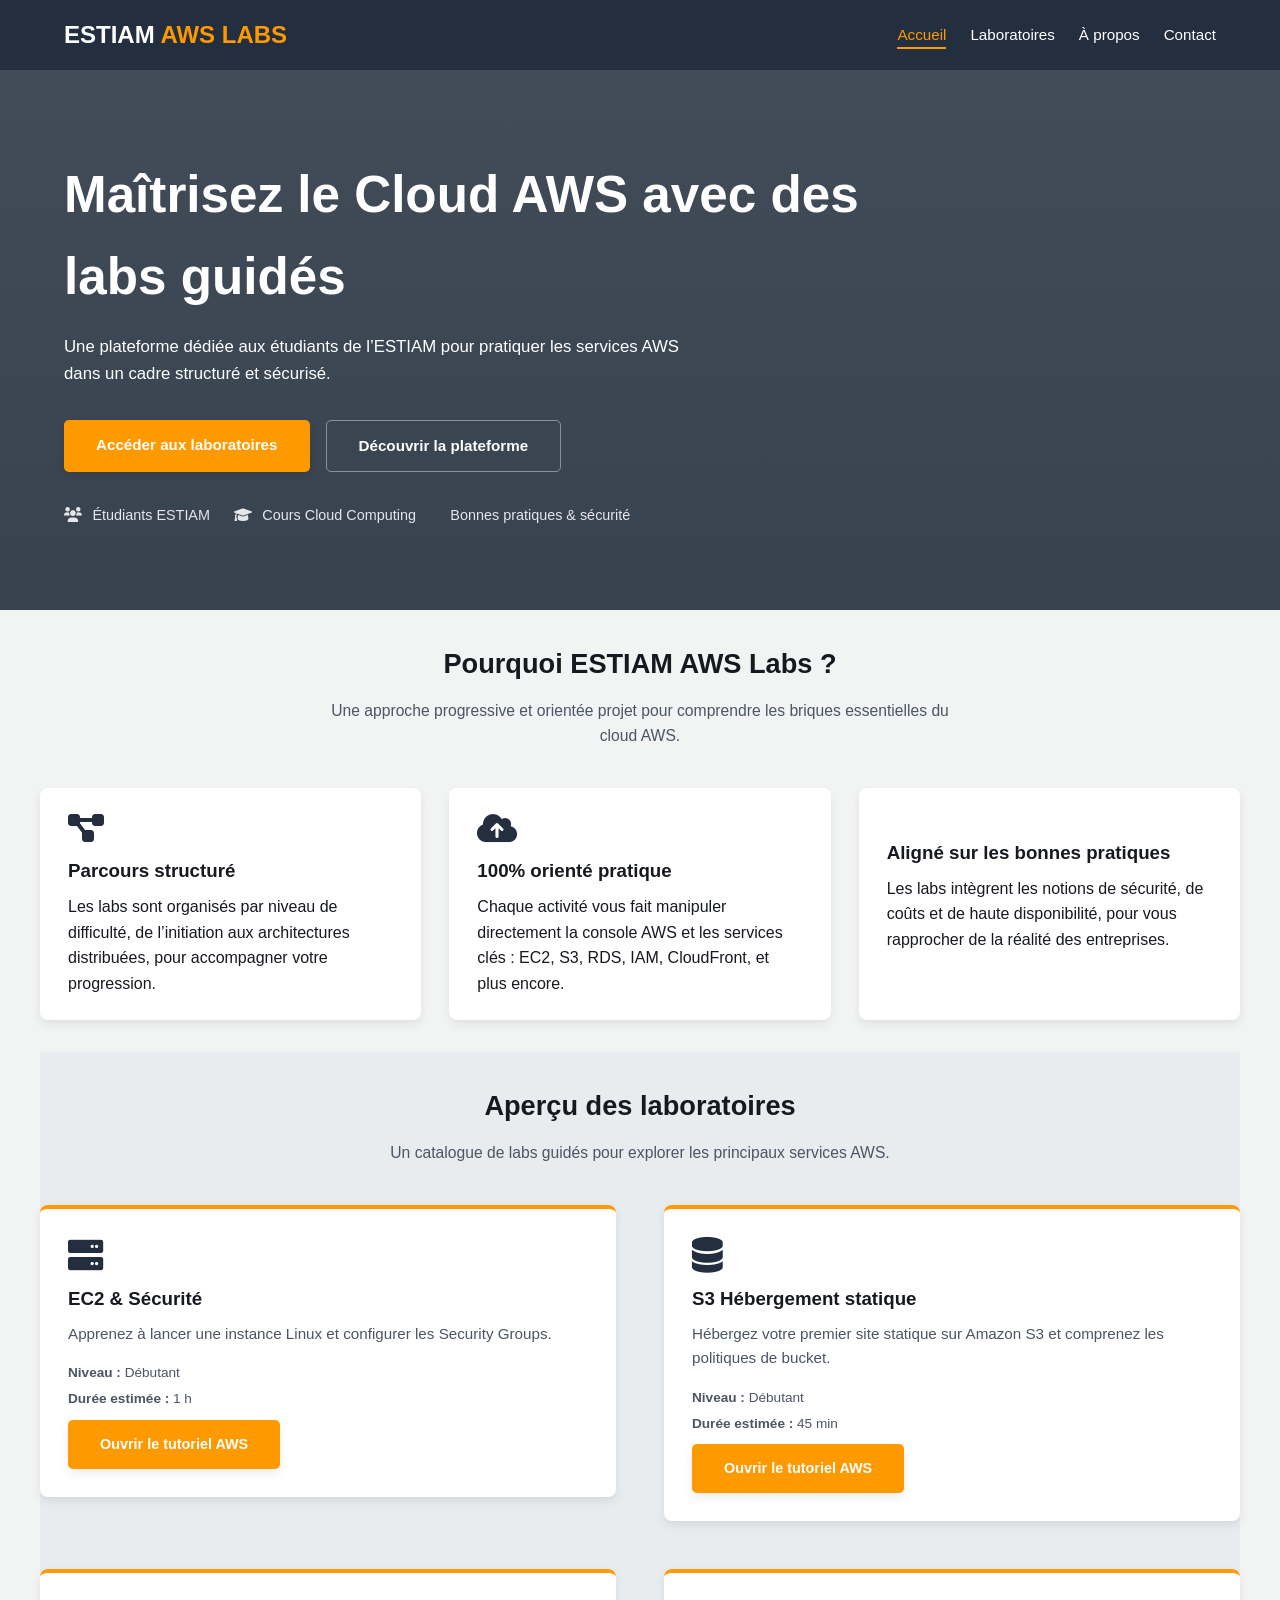
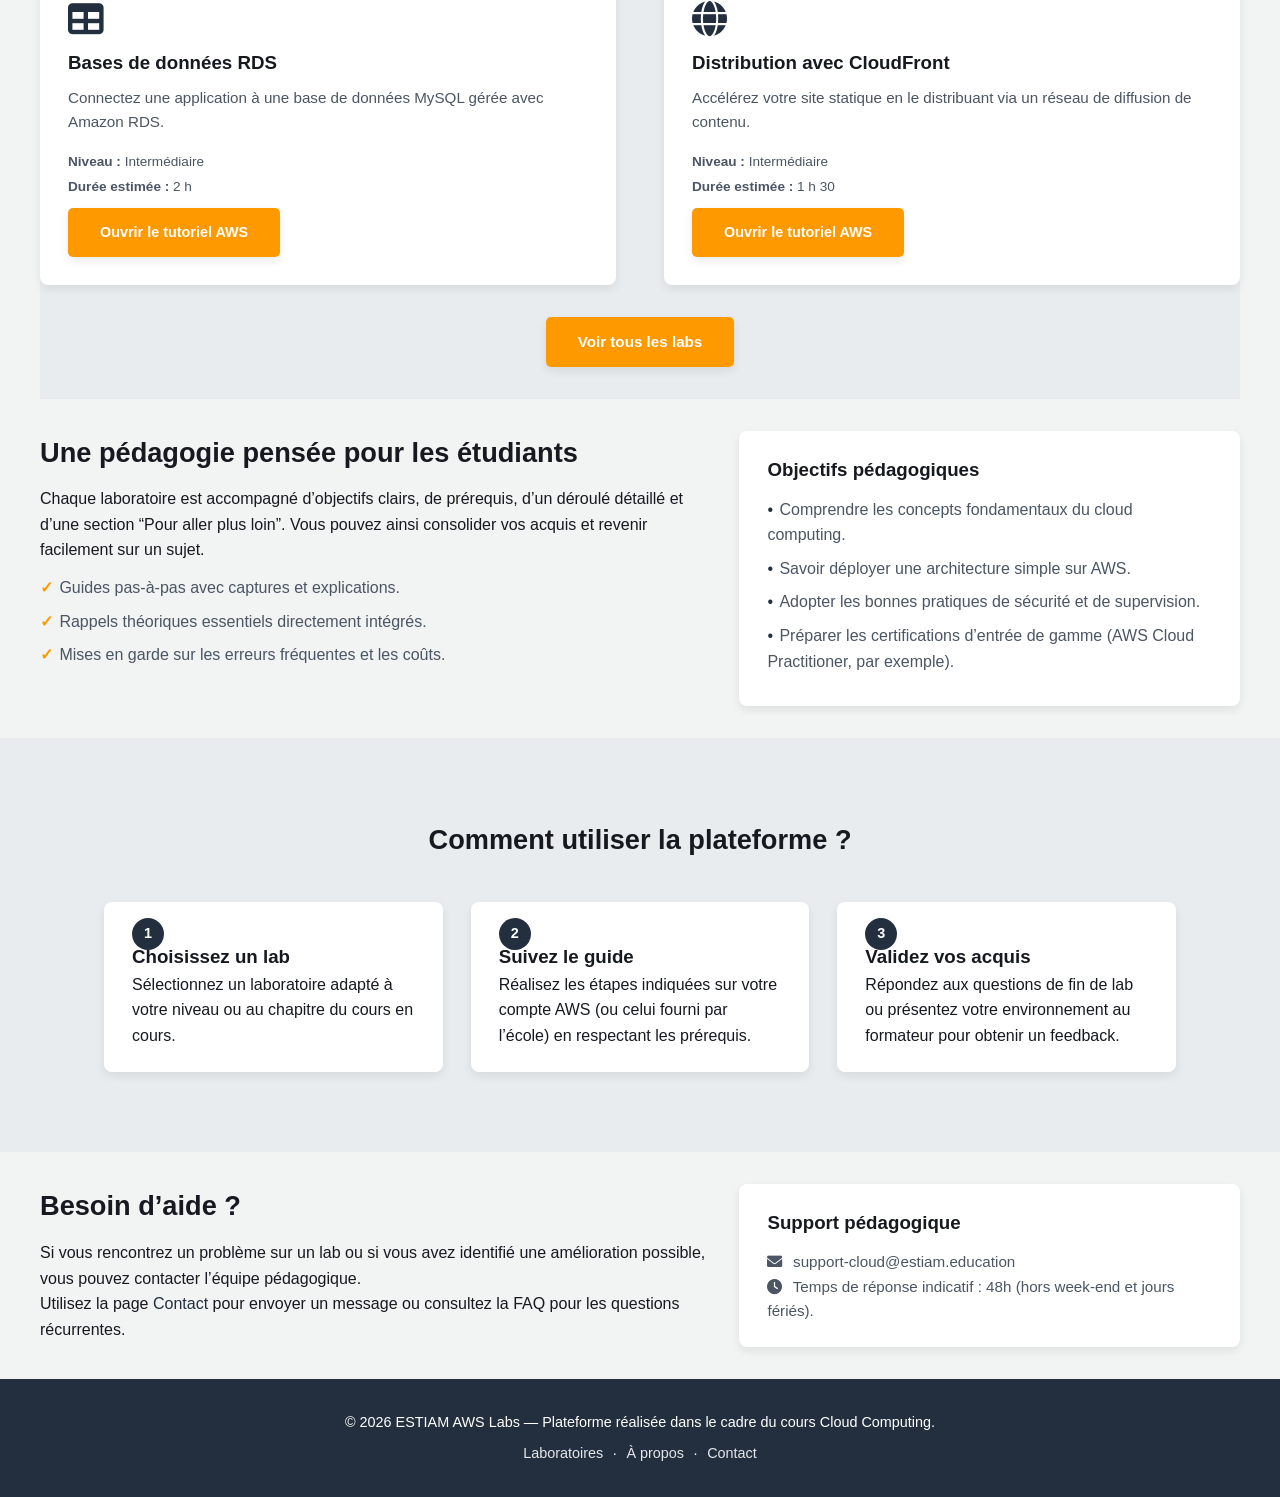
<file: index.html>
<!DOCTYPE html>
<html lang="fr">
<head>
    <meta charset="UTF-8">
    <meta name="viewport" content="width=device-width, initial-scale=1.0">
    <title>ESTIAM AWS Labs | Plateforme Cloud Étudiante</title>
    <meta name="description" content="Plateforme ESTIAM AWS Labs : travaux pratiques, ressources et supports pour apprendre le cloud AWS de manière professionnelle.">
    <link rel="stylesheet" href="style.css">
    <link rel="stylesheet" href="https://cdnjs.cloudflare.com/ajax/libs/font-awesome/6.0.0/css/all.min.css">
</head>
<body>
    <nav class="navbar">
        <div class="logo">ESTIAM <span>AWS LABS</span></div>
        <ul class="nav-links">
            <li><a href="index.html" class="active">Accueil</a></li>
            <li><a href="labs.html">Laboratoires</a></li>
            <li><a href="apropos.html">À propos</a></li>
            <li><a href="contact.html">Contact</a></li>
        </ul>
    </nav>

    <header id="home" class="hero">
        <div class="hero-content">
            <h1>Maîtrisez le Cloud AWS avec des labs guidés</h1>
            <p>Une plateforme dédiée aux étudiants de l’ESTIAM pour pratiquer les services AWS dans un cadre structuré et sécurisé.</p>
            <div class="hero-actions">
                <a href="labs.html" class="btn-primary">Accéder aux laboratoires</a>
                <a href="apropos.html" class="btn-secondary">Découvrir la plateforme</a>
            </div>
            <div class="hero-meta">
                <span><i class="fa-solid fa-users"></i> Étudiants ESTIAM</span>
                <span><i class="fa-solid fa-graduation-cap"></i> Cours Cloud Computing</span>
                <span><i class="fa-solid fa-shield-halved"></i> Bonnes pratiques & sécurité</span>
            </div>
        </div>
    </header>

    <main>
        <section class="container section">
            <div class="section-header">
                <h2 class="section-title">Pourquoi ESTIAM AWS Labs ?</h2>
                <p class="section-subtitle">Une approche progressive et orientée projet pour comprendre les briques essentielles du cloud AWS.</p>
            </div>
            <div class="features-grid">
                <article class="feature-card">
                    <i class="fa-solid fa-diagram-project"></i>
                    <h3>Parcours structuré</h3>
                    <p>Les labs sont organisés par niveau de difficulté, de l’initiation aux architectures distribuées, pour accompagner votre progression.</p>
                </article>
                <article class="feature-card">
                    <i class="fa-solid fa-cloud-arrow-up"></i>
                    <h3>100% orienté pratique</h3>
                    <p>Chaque activité vous fait manipuler directement la console AWS et les services clés : EC2, S3, RDS, IAM, CloudFront, et plus encore.</p>
                </article>
                <article class="feature-card">
                    <i class="fa-solid fa-file-shield"></i>
                    <h3>Aligné sur les bonnes pratiques</h3>
                    <p>Les labs intègrent les notions de sécurité, de coûts et de haute disponibilité, pour vous rapprocher de la réalité des entreprises.</p>
                </article>
            </div>
        </section>

        <section class="container section section-alt" id="labs">
            <div class="section-header">
                <h2 class="section-title">Aperçu des laboratoires</h2>
                <p class="section-subtitle">Un catalogue de labs guidés pour explorer les principaux services AWS.</p>
            </div>
            <div class="labs-grid" id="labs-container"></div>
            <div class="section-cta-center">
                <a href="labs.html" class="btn-primary">Voir tous les labs</a>
            </div>
        </section>

        <section class="container section">
            <div class="two-columns">
                <div>
                    <h2 class="section-title">Une pédagogie pensée pour les étudiants</h2>
                    <p>Chaque laboratoire est accompagné d’objectifs clairs, de prérequis, d’un déroulé détaillé et d’une section “Pour aller plus loin”. Vous pouvez ainsi consolider vos acquis et revenir facilement sur un sujet.</p>
                    <ul class="list-check">
                        <li>Guides pas-à-pas avec captures et explications.</li>
                        <li>Rappels théoriques essentiels directement intégrés.</li>
                        <li>Mises en garde sur les erreurs fréquentes et les coûts.</li>
                    </ul>
                </div>
                <div class="highlight-box">
                    <h3>Objectifs pédagogiques</h3>
                    <ul class="list-bullets">
                        <li>Comprendre les concepts fondamentaux du cloud computing.</li>
                        <li>Savoir déployer une architecture simple sur AWS.</li>
                        <li>Adopter les bonnes pratiques de sécurité et de supervision.</li>
                        <li>Préparer les certifications d’entrée de gamme (AWS Cloud Practitioner, par exemple).</li>
                    </ul>
                </div>
            </div>
        </section>

        <section class="section section-alt">
            <div class="container">
                <div class="section-header">
                    <h2 class="section-title">Comment utiliser la plateforme ?</h2>
                </div>
                <div class="steps-grid">
                    <div class="step-card">
                        <span class="step-number">1</span>
                        <h3>Choisissez un lab</h3>
                        <p>Sélectionnez un laboratoire adapté à votre niveau ou au chapitre du cours en cours.</p>
                    </div>
                    <div class="step-card">
                        <span class="step-number">2</span>
                        <h3>Suivez le guide</h3>
                        <p>Réalisez les étapes indiquées sur votre compte AWS (ou celui fourni par l’école) en respectant les prérequis.</p>
                    </div>
                    <div class="step-card">
                        <span class="step-number">3</span>
                        <h3>Validez vos acquis</h3>
                        <p>Répondez aux questions de fin de lab ou présentez votre environnement au formateur pour obtenir un feedback.</p>
                    </div>
                </div>
            </div>
        </section>

        <section class="container section" id="contact">
            <div class="two-columns">
                <div>
                    <h2 class="section-title">Besoin d’aide ?</h2>
                    <p>Si vous rencontrez un problème sur un lab ou si vous avez identifié une amélioration possible, vous pouvez contacter l’équipe pédagogique.</p>
                    <p>Utilisez la page <a href="contact.html">Contact</a> pour envoyer un message ou consultez la FAQ pour les questions récurrentes.</p>
                </div>
                <div class="contact-mini">
                    <h3>Support pédagogique</h3>
                    <p><i class="fa-solid fa-envelope"></i> support-cloud@estiam.education</p>
                    <p><i class="fa-solid fa-clock"></i> Temps de réponse indicatif : 48h (hors week-end et jours fériés).</p>
                </div>
            </div>
        </section>
    </main>

    <footer>
        <div class="footer-inner">
            <p>&copy; 2026 ESTIAM AWS Labs &mdash; Plateforme réalisée dans le cadre du cours Cloud Computing.</p>
            <p class="footer-links">
                <a href="labs.html">Laboratoires</a>
                <span>·</span>
                <a href="apropos.html">À propos</a>
                <span>·</span>
                <a href="contact.html">Contact</a>
            </p>
        </div>
    </footer>

    <script src="script.js"></script>
</body>
</html>
</file>
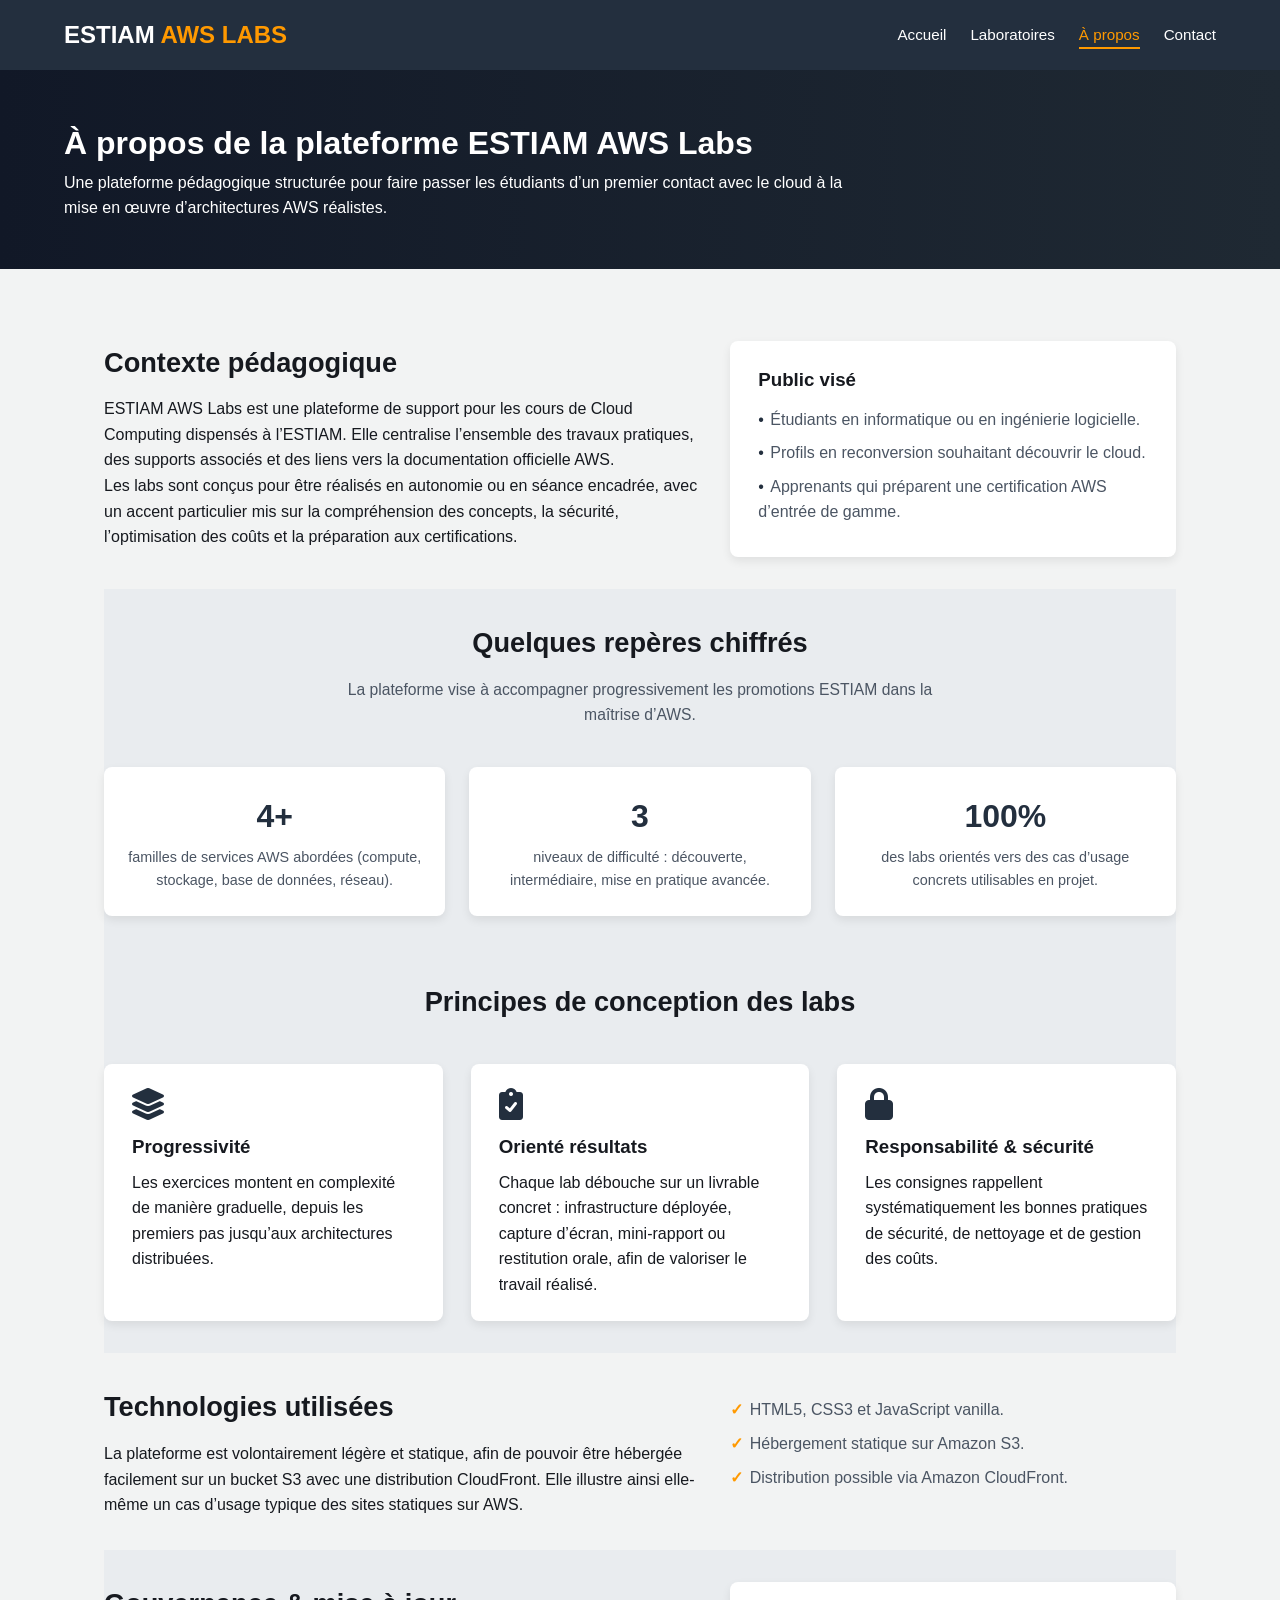
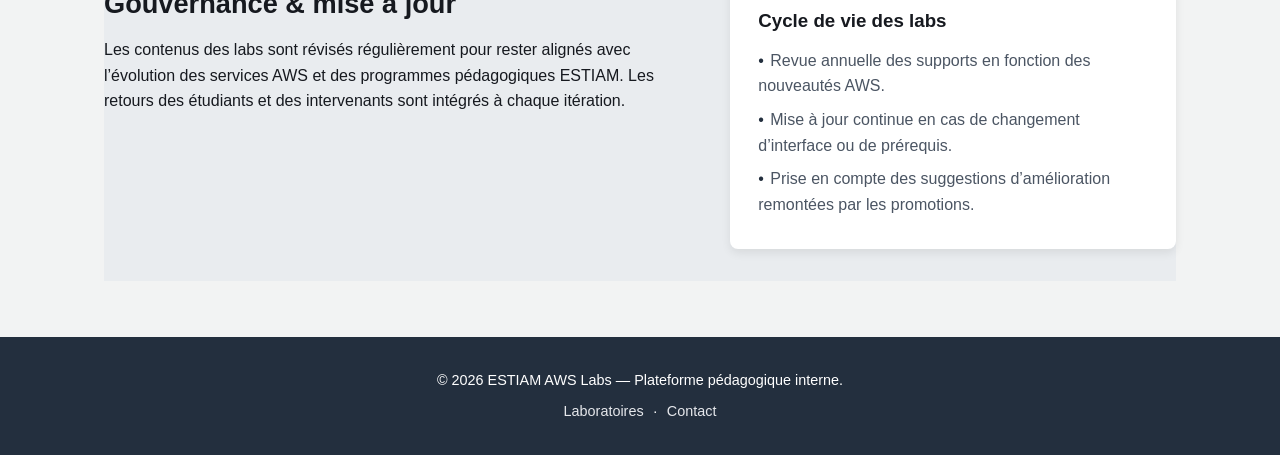
<file: apropos.html>
<!DOCTYPE html>
<html lang="fr">
<head>
    <meta charset="UTF-8">
    <meta name="viewport" content="width=device-width, initial-scale=1.0">
    <title>À propos | ESTIAM AWS Labs</title>
    <meta name="description" content="En savoir plus sur la plateforme ESTIAM AWS Labs, ses objectifs pédagogiques et son public cible.">
    <link rel="stylesheet" href="style.css">
    <link rel="stylesheet" href="https://cdnjs.cloudflare.com/ajax/libs/font-awesome/6.0.0/css/all.min.css">
</head>
<body>
    <nav class="navbar">
        <div class="logo">ESTIAM <span>AWS LABS</span></div>
        <ul class="nav-links">
            <li><a href="index.html">Accueil</a></li>
            <li><a href="labs.html">Laboratoires</a></li>
            <li><a href="apropos.html" class="active">À propos</a></li>
            <li><a href="contact.html">Contact</a></li>
        </ul>
    </nav>

    <header class="page-hero">
        <div class="hero-content">
            <h1>À propos de la plateforme ESTIAM AWS Labs</h1>
            <p>Une plateforme pédagogique structurée pour faire passer les étudiants d’un premier contact avec le cloud à la mise en œuvre d’architectures AWS réalistes.</p>
        </div>
    </header>

    <main class="container page-content">
        <section class="section">
            <div class="two-columns">
                <div>
                    <h2 class="section-title">Contexte pédagogique</h2>
                    <p>ESTIAM AWS Labs est une plateforme de support pour les cours de Cloud Computing dispensés à l’ESTIAM. Elle centralise l’ensemble des travaux pratiques, des supports associés et des liens vers la documentation officielle AWS.</p>
                    <p>Les labs sont conçus pour être réalisés en autonomie ou en séance encadrée, avec un accent particulier mis sur la compréhension des concepts, la sécurité, l’optimisation des coûts et la préparation aux certifications.</p>
                </div>
                <div class="highlight-box">
                    <h3>Public visé</h3>
                    <ul class="list-bullets">
                        <li>Étudiants en informatique ou en ingénierie logicielle.</li>
                        <li>Profils en reconversion souhaitant découvrir le cloud.</li>
                        <li>Apprenants qui préparent une certification AWS d’entrée de gamme.</li>
                    </ul>
                </div>
            </div>
        </section>

        <section class="section section-alt">
            <div class="section-header">
                <h2 class="section-title">Quelques repères chiffrés</h2>
                <p class="section-subtitle">La plateforme vise à accompagner progressivement les promotions ESTIAM dans la maîtrise d’AWS.</p>
            </div>
            <div class="stats-grid">
                <article class="stat-card">
                    <h3>4+</h3>
                    <p>familles de services AWS abordées (compute, stockage, base de données, réseau).</p>
                </article>
                <article class="stat-card">
                    <h3>3</h3>
                    <p>niveaux de difficulté : découverte, intermédiaire, mise en pratique avancée.</p>
                </article>
                <article class="stat-card">
                    <h3>100%</h3>
                    <p>des labs orientés vers des cas d’usage concrets utilisables en projet.</p>
                </article>
            </div>
        </section>

        <section class="section section-alt">
            <div class="section-header">
                <h2 class="section-title">Principes de conception des labs</h2>
            </div>
            <div class="features-grid">
                <article class="feature-card">
                    <i class="fa-solid fa-layer-group"></i>
                    <h3>Progressivité</h3>
                    <p>Les exercices montent en complexité de manière graduelle, depuis les premiers pas jusqu’aux architectures distribuées.</p>
                </article>
                <article class="feature-card">
                    <i class="fa-solid fa-clipboard-check"></i>
                    <h3>Orienté résultats</h3>
                    <p>Chaque lab débouche sur un livrable concret : infrastructure déployée, capture d’écran, mini-rapport ou restitution orale, afin de valoriser le travail réalisé.</p>
                </article>
                <article class="feature-card">
                    <i class="fa-solid fa-lock"></i>
                    <h3>Responsabilité &amp; sécurité</h3>
                    <p>Les consignes rappellent systématiquement les bonnes pratiques de sécurité, de nettoyage et de gestion des coûts.</p>
                </article>
            </div>
        </section>

        <section class="section">
            <div class="two-columns">
                <div>
                    <h2 class="section-title">Technologies utilisées</h2>
                    <p>La plateforme est volontairement légère et statique, afin de pouvoir être hébergée facilement sur un bucket S3 avec une distribution CloudFront. Elle illustre ainsi elle-même un cas d’usage typique des sites statiques sur AWS.</p>
                </div>
                <div class="tech-list">
                    <ul class="list-check">
                        <li>HTML5, CSS3 et JavaScript vanilla.</li>
                        <li>Hébergement statique sur Amazon S3.</li>
                        <li>Distribution possible via Amazon CloudFront.</li>
                    </ul>
                </div>
            </div>
        </section>

        <section class="section section-alt">
            <div class="two-columns">
                <div>
                    <h2 class="section-title">Gouvernance &amp; mise à jour</h2>
                    <p>Les contenus des labs sont révisés régulièrement pour rester alignés avec l’évolution des services AWS et des programmes pédagogiques ESTIAM. Les retours des étudiants et des intervenants sont intégrés à chaque itération.</p>
                </div>
                <div class="highlight-box">
                    <h3>Cycle de vie des labs</h3>
                    <ul class="list-bullets">
                        <li>Revue annuelle des supports en fonction des nouveautés AWS.</li>
                        <li>Mise à jour continue en cas de changement d’interface ou de prérequis.</li>
                        <li>Prise en compte des suggestions d’amélioration remontées par les promotions.</li>
                    </ul>
                </div>
            </div>
        </section>
    </main>

    <footer>
        <div class="footer-inner">
            <p>&copy; 2026 ESTIAM AWS Labs &mdash; Plateforme pédagogique interne.</p>
            <p class="footer-links">
                <a href="labs.html">Laboratoires</a>
                <span>·</span>
                <a href="contact.html">Contact</a>
            </p>
        </div>
    </footer>

    <script src="script.js"></script>
</body>
</html>
</file>
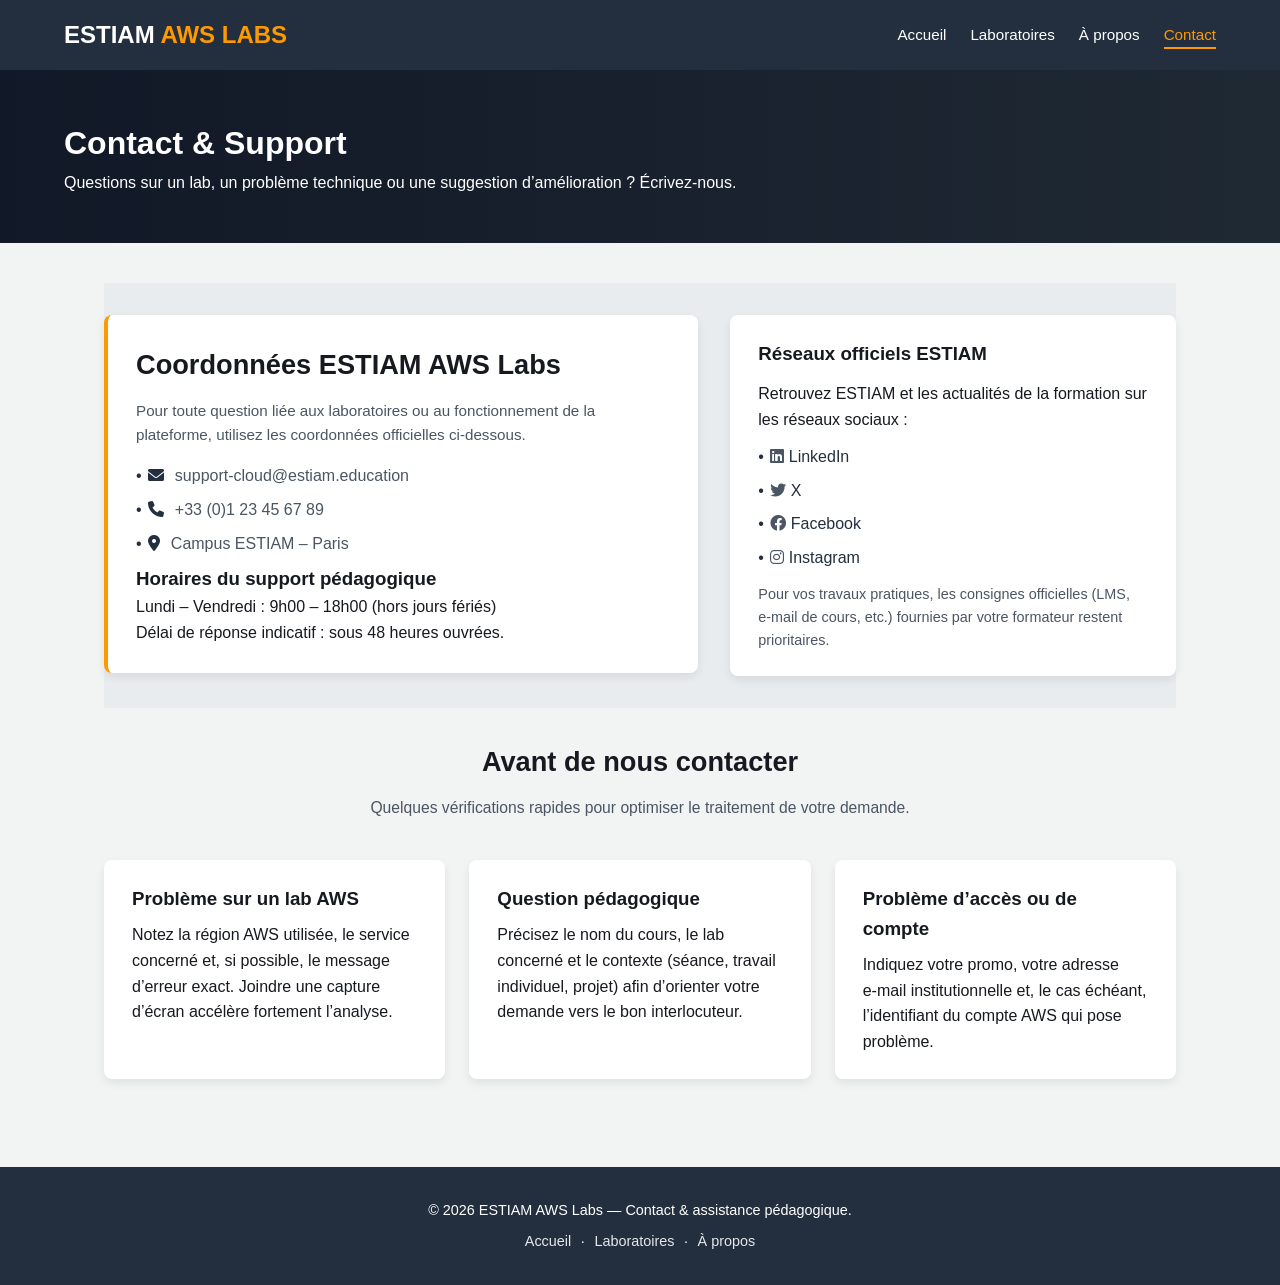
<file: contact.html>
<!DOCTYPE html>
<html lang="fr">
<head>
    <meta charset="UTF-8">
    <meta name="viewport" content="width=device-width, initial-scale=1.0">
    <title>Contact &amp; Support | ESTIAM AWS Labs</title>
    <meta name="description" content="Contacter l’équipe pédagogique en charge de la plateforme ESTIAM AWS Labs pour toute question ou suggestion.">
    <link rel="stylesheet" href="style.css">
    <link rel="stylesheet" href="https://cdnjs.cloudflare.com/ajax/libs/font-awesome/6.0.0/css/all.min.css">
</head>
<body>
    <nav class="navbar">
        <div class="logo">ESTIAM <span>AWS LABS</span></div>
        <ul class="nav-links">
            <li><a href="index.html">Accueil</a></li>
            <li><a href="labs.html">Laboratoires</a></li>
            <li><a href="apropos.html">À propos</a></li>
            <li><a href="contact.html" class="active">Contact</a></li>
        </ul>
    </nav>

    <header class="page-hero">
        <div class="hero-content">
            <h1>Contact &amp; Support</h1>
            <p>Questions sur un lab, un problème technique ou une suggestion d’amélioration ? Écrivez-nous.</p>
        </div>
    </header>

    <main class="container page-content">
        <section class="section section-alt">
            <div class="two-columns">
                <div class="contact-info">
                    <h2 class="section-title">Coordonnées ESTIAM AWS Labs</h2>
                    <p class="contact-intro">Pour toute question liée aux laboratoires ou au fonctionnement de la plateforme, utilisez les coordonnées officielles ci-dessous.</p>
                    <ul class="list-bullets">
                        <li><i class="fa-solid fa-envelope"></i> support-cloud@estiam.education</li>
                        <li><i class="fa-solid fa-phone"></i> +33 (0)1 23 45 67 89</li>
                        <li><i class="fa-solid fa-location-dot"></i> Campus ESTIAM – Paris</li>
                    </ul>
                    <div class="contact-hours">
                        <h3>Horaires du support pédagogique</h3>
                        <p>Lundi – Vendredi : 9h00 – 18h00 (hors jours fériés)</p>
                        <p>Délai de réponse indicatif : sous 48 heures ouvrées.</p>
                    </div>
                </div>
                <div class="highlight-box">
                    <h3>Réseaux officiels ESTIAM</h3>
                    <p>Retrouvez ESTIAM et les actualités de la formation sur les réseaux sociaux :</p>
                    <ul class="list-bullets">
                        <li><i class="fa-brands fa-linkedin"></i> <a href="https://www.linkedin.com/school/estiam/" target="_blank" rel="noopener noreferrer">LinkedIn</a></li>
                        <li><i class="fa-brands fa-twitter"></i> <a href="https://twitter.com/estiam" target="_blank" rel="noopener noreferrer"> X</a></li>
                        <li><i class="fa-brands fa-facebook"></i> <a href="https://www.facebook.com/estiam" target="_blank" rel="noopener noreferrer">Facebook</a></li>
                        <li><i class="fa-brands fa-instagram"></i> <a href="https://www.instagram.com/estiam" target="_blank" rel="noopener noreferrer">Instagram</a></li>
                    </ul>
                    <p style="margin-top:0.75rem; font-size:0.9rem; color:#4b5563;">
                        Pour vos travaux pratiques, les consignes officielles (LMS, e‑mail de cours, etc.) fournies par votre formateur restent prioritaires.
                    </p>
                </div>
            </div>
        </section>

        <section class="section">
            <div class="section-header">
                <h2 class="section-title">Avant de nous contacter</h2>
                <p class="section-subtitle">Quelques vérifications rapides pour optimiser le traitement de votre demande.</p>
            </div>
            <div class="faq-list">
                <article class="faq-item">
                    <h3>Problème sur un lab AWS</h3>
                    <p>Notez la région AWS utilisée, le service concerné et, si possible, le message d’erreur exact. Joindre une capture d’écran accélère fortement l’analyse.</p>
                </article>
                <article class="faq-item">
                    <h3>Question pédagogique</h3>
                    <p>Précisez le nom du cours, le lab concerné et le contexte (séance, travail individuel, projet) afin d’orienter votre demande vers le bon interlocuteur.</p>
                </article>
                <article class="faq-item">
                    <h3>Problème d’accès ou de compte</h3>
                    <p>Indiquez votre promo, votre adresse e‑mail institutionnelle et, le cas échéant, l’identifiant du compte AWS qui pose problème.</p>
                </article>
            </div>
        </section>
    </main>

    <footer>
        <div class="footer-inner">
            <p>&copy; 2026 ESTIAM AWS Labs &mdash; Contact &amp; assistance pédagogique.</p>
            <p class="footer-links">
                <a href="index.html">Accueil</a>
                <span>·</span>
                <a href="labs.html">Laboratoires</a>
                <span>·</span>
                <a href="apropos.html">À propos</a>
            </p>
        </div>
    </footer>

    <script src="script.js"></script>
</body>
</html>
</file>
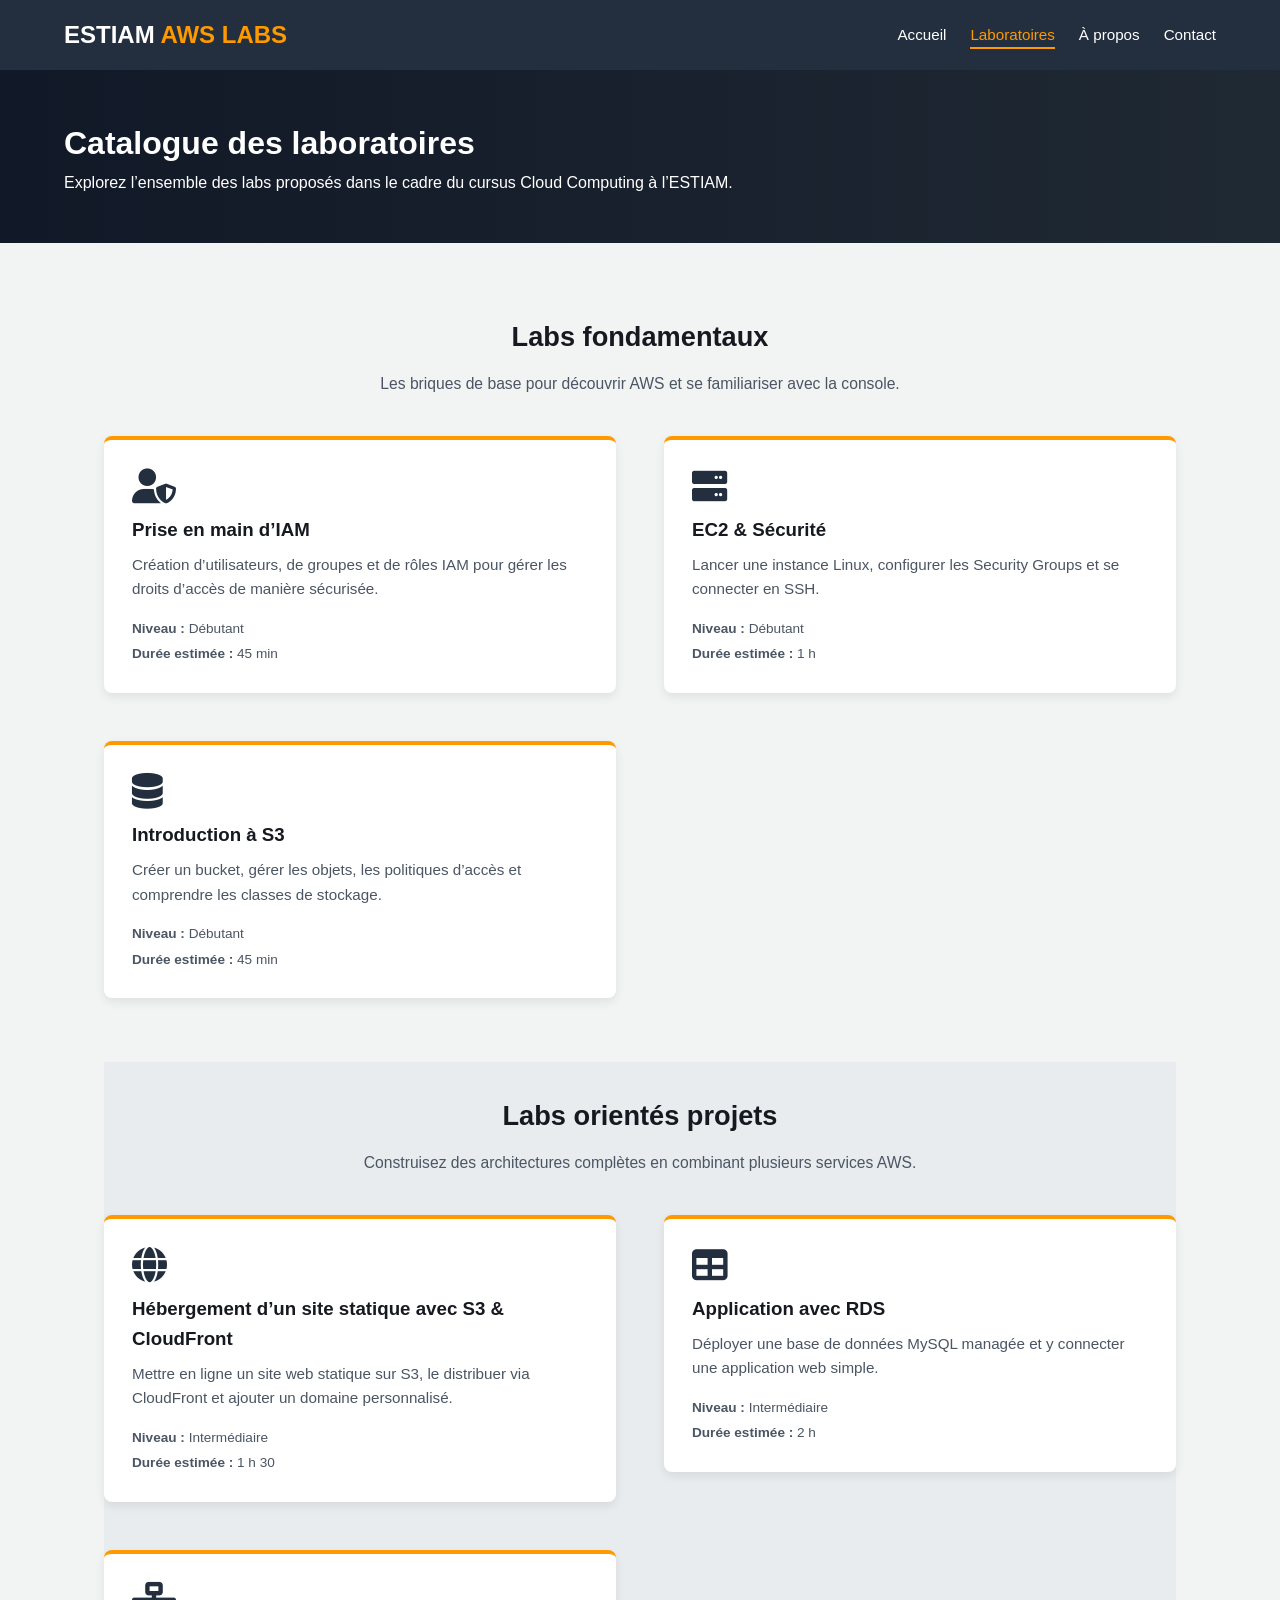
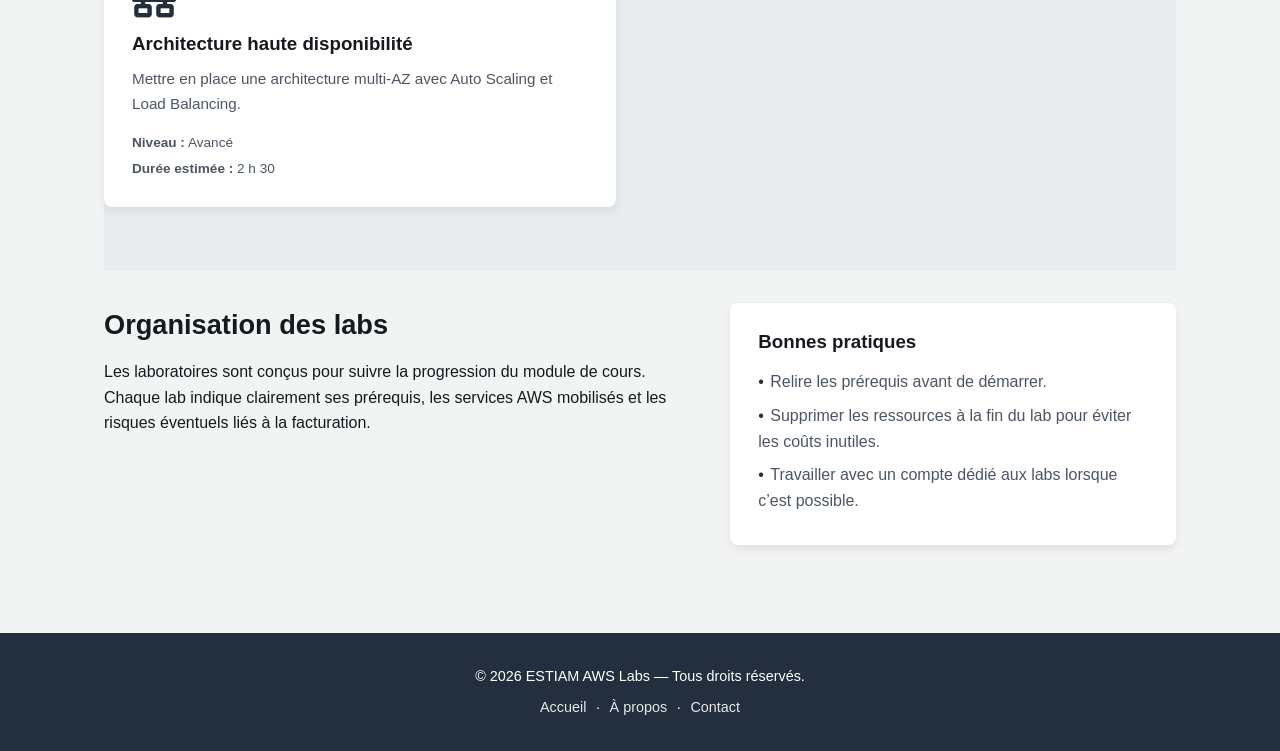
<file: labs.html>
<!DOCTYPE html>
<html lang="fr">
<head>
    <meta charset="UTF-8">
    <meta name="viewport" content="width=device-width, initial-scale=1.0">
    <title>Laboratoires | ESTIAM AWS Labs</title>
    <meta name="description" content="Catalogue complet des travaux pratiques ESTIAM AWS Labs pour apprendre les principaux services AWS.">
    <link rel="stylesheet" href="style.css">
    <link rel="stylesheet" href="https://cdnjs.cloudflare.com/ajax/libs/font-awesome/6.0.0/css/all.min.css">
</head>
<body>
    <nav class="navbar">
        <div class="logo">ESTIAM <span>AWS LABS</span></div>
        <ul class="nav-links">
            <li><a href="index.html">Accueil</a></li>
            <li><a href="labs.html" class="active">Laboratoires</a></li>
            <li><a href="apropos.html">À propos</a></li>
            <li><a href="contact.html">Contact</a></li>
        </ul>
    </nav>

    <header class="page-hero">
        <div class="hero-content">
            <h1>Catalogue des laboratoires</h1>
            <p>Explorez l’ensemble des labs proposés dans le cadre du cursus Cloud Computing à l’ESTIAM.</p>
        </div>
    </header>

    <main class="container page-content">
        <section class="section">
            <div class="section-header">
                <h2 class="section-title">Labs fondamentaux</h2>
                <p class="section-subtitle">Les briques de base pour découvrir AWS et se familiariser avec la console.</p>
            </div>
            <div class="labs-grid">
                <a href="https://docs.aws.amazon.com/IAM/latest/UserGuide/getting-started.html" class="lab-card-link" target="_blank" rel="noopener noreferrer">
                    <article class="lab-card">
                        <i class="fas fa-user-shield"></i>
                        <h3>Prise en main d’IAM</h3>
                        <p>Création d’utilisateurs, de groupes et de rôles IAM pour gérer les droits d’accès de manière sécurisée.</p>
                        <ul class="lab-meta">
                            <li><strong>Niveau :</strong> Débutant</li>
                            <li><strong>Durée estimée :</strong> 45 min</li>
                        </ul>
                    </article>
                </a>
                <a href="https://docs.aws.amazon.com/AWSEC2/latest/UserGuide/EC2_GetStarted.html" class="lab-card-link" target="_blank" rel="noopener noreferrer">
                    <article class="lab-card">
                        <i class="fas fa-server"></i>
                        <h3>EC2 &amp; Sécurité</h3>
                        <p>Lancer une instance Linux, configurer les Security Groups et se connecter en SSH.</p>
                        <ul class="lab-meta">
                            <li><strong>Niveau :</strong> Débutant</li>
                            <li><strong>Durée estimée :</strong> 1 h</li>
                        </ul>
                    </article>
                </a>
                <a href="https://docs.aws.amazon.com/AmazonS3/latest/userguide/Welcome.html" class="lab-card-link" target="_blank" rel="noopener noreferrer">
                    <article class="lab-card">
                        <i class="fas fa-database"></i>
                        <h3>Introduction à S3</h3>
                        <p>Créer un bucket, gérer les objets, les politiques d’accès et comprendre les classes de stockage.</p>
                        <ul class="lab-meta">
                            <li><strong>Niveau :</strong> Débutant</li>
                            <li><strong>Durée estimée :</strong> 45 min</li>
                        </ul>
                    </article>
                </a>
            </div>
        </section>

        <section class="section section-alt">
            <div class="section-header">
                <h2 class="section-title">Labs orientés projets</h2>
                <p class="section-subtitle">Construisez des architectures complètes en combinant plusieurs services AWS.</p>
            </div>
            <div class="labs-grid">
                <a href="https://docs.aws.amazon.com/AmazonS3/latest/userguide/WebsiteHosting.html" class="lab-card-link" target="_blank" rel="noopener noreferrer">
                    <article class="lab-card">
                        <i class="fas fa-globe"></i>
                        <h3>Hébergement d’un site statique avec S3 &amp; CloudFront</h3>
                        <p>Mettre en ligne un site web statique sur S3, le distribuer via CloudFront et ajouter un domaine personnalisé.</p>
                        <ul class="lab-meta">
                            <li><strong>Niveau :</strong> Intermédiaire</li>
                            <li><strong>Durée estimée :</strong> 1 h 30</li>
                        </ul>
                    </article>
                </a>
                <a href="https://docs.aws.amazon.com/AmazonRDS/latest/UserGuide/CHAP_GettingStarted.html" class="lab-card-link" target="_blank" rel="noopener noreferrer">
                    <article class="lab-card">
                        <i class="fas fa-table"></i>
                        <h3>Application avec RDS</h3>
                        <p>Déployer une base de données MySQL managée et y connecter une application web simple.</p>
                        <ul class="lab-meta">
                            <li><strong>Niveau :</strong> Intermédiaire</li>
                            <li><strong>Durée estimée :</strong> 2 h</li>
                        </ul>
                    </article>
                </a>
                <a href="https://docs.aws.amazon.com/whitepapers/latest/aws-well-architected-framework/introduction.html" class="lab-card-link" target="_blank" rel="noopener noreferrer">
                    <article class="lab-card">
                        <i class="fas fa-network-wired"></i>
                        <h3>Architecture haute disponibilité</h3>
                        <p>Mettre en place une architecture multi-AZ avec Auto Scaling et Load Balancing.</p>
                        <ul class="lab-meta">
                            <li><strong>Niveau :</strong> Avancé</li>
                            <li><strong>Durée estimée :</strong> 2 h 30</li>
                        </ul>
                    </article>
                </a>
            </div>
        </section>

        <section class="section">
            <div class="two-columns">
                <div>
                    <h2 class="section-title">Organisation des labs</h2>
                    <p>Les laboratoires sont conçus pour suivre la progression du module de cours. Chaque lab indique clairement ses prérequis, les services AWS mobilisés et les risques éventuels liés à la facturation.</p>
                </div>
                <div class="highlight-box">
                    <h3>Bonnes pratiques</h3>
                    <ul class="list-bullets">
                        <li>Relire les prérequis avant de démarrer.</li>
                        <li>Supprimer les ressources à la fin du lab pour éviter les coûts inutiles.</li>
                        <li>Travailler avec un compte dédié aux labs lorsque c’est possible.</li>
                    </ul>
                </div>
            </div>
        </section>
    </main>

    <footer>
        <div class="footer-inner">
            <p>&copy; 2026 ESTIAM AWS Labs &mdash; Tous droits réservés.</p>
            <p class="footer-links">
                <a href="index.html">Accueil</a>
                <span>·</span>
                <a href="apropos.html">À propos</a>
                <span>·</span>
                <a href="contact.html">Contact</a>
            </p>
        </div>
    </footer>

    <script src="script.js"></script>
</body>
</html>
</file>
<file: style.css>
:root {
    --aws-orange: #ff9900;
    --aws-dark: #232f3e;
    --aws-light: #f2f3f3;
    --text-color: #16191f;
    --text-muted: #4b5563;
    --white: #ffffff;
    --border-soft: #e5e7eb;
    --shadow-soft: 0 4px 10px rgba(0, 0, 0, 0.08);
}

* {
    margin: 0;
    padding: 0;
    box-sizing: border-box;
    font-family: 'Segoe UI', Tahoma, Geneva, Verdana, sans-serif;
}

body {
    background-color: var(--aws-light);
    color: var(--text-color);
    line-height: 1.6;
}

a {
    color: var(--aws-dark);
    text-decoration: none;
}

a:hover {
    color: var(--aws-orange);
    text-decoration: none;
}

/* Navbar */
.navbar {
    background-color: var(--aws-dark);
    display: flex;
    justify-content: space-between;
    align-items: center;
    padding: 1rem 5%;
    position: sticky;
    top: 0;
    z-index: 1000;
}

.logo {
    color: white;
    font-size: 1.5rem;
    font-weight: bold;
}

.logo span { color: var(--aws-orange); }

.nav-links {
    list-style: none;
    display: flex;
    gap: 1.5rem;
}

.nav-links li a {
    color: white;
    text-decoration: none;
    font-size: 0.95rem;
    padding-bottom: 0.25rem;
    border-bottom: 2px solid transparent;
    transition: color 0.2s, border-color 0.2s;
}

.nav-links li a:hover {
    color: var(--aws-orange);
    border-color: var(--aws-orange);
}

.nav-links li a.active {
    color: var(--aws-orange);
    border-color: var(--aws-orange);
}

/* Hero Section (accueil) */
.hero {
    background: linear-gradient(rgba(35, 47, 62, 0.85), rgba(35, 47, 62, 0.9)),
                url('https://images.unsplash.com/photo-1451187580459-43490279c0fa?auto=format&fit=crop&w=1350&q=80');
    background-size: cover;
    background-position: center;
    min-height: 60vh;
    display: flex;
    align-items: center;
    color: white;
    padding: 3rem 5%;
}

.hero-content {
    max-width: 900px;
}

.hero h1 {
    font-size: clamp(2.3rem, 4vw, 3.3rem);
    margin-bottom: 1rem;
}

.hero p {
    font-size: 1.05rem;
    max-width: 650px;
}

.hero-actions {
    margin-top: 2rem;
    display: flex;
    flex-wrap: wrap;
    gap: 1rem;
}

.hero-meta {
    margin-top: 2rem;
    display: flex;
    flex-wrap: wrap;
    gap: 1.5rem;
    font-size: 0.9rem;
    color: #e5e7eb;
}

.hero-meta i {
    margin-right: 0.4rem;
}

/* Page hero (sous-pages) */
.page-hero {
    background: linear-gradient(to right, #111827, #1f2933);
    color: white;
    padding: 3rem 5%;
}

.page-hero .hero-content {
    max-width: 800px;
}

/* Buttons */
.btn-primary,
.btn-secondary {
    display: inline-block;
    padding: 0.8rem 2rem;
    border-radius: 5px;
    font-weight: 600;
    font-size: 0.95rem;
    text-decoration: none;
    cursor: pointer;
    border: none;
    transition: background-color 0.2s, color 0.2s, box-shadow 0.2s;
}

.btn-primary {
    background-color: var(--aws-orange);
    color: white;
    box-shadow: var(--shadow-soft);
}

.btn-primary:hover {
    background-color: #e68a00;
    color: white;
}

.btn-secondary {
    background-color: transparent;
    color: white;
    border: 1px solid rgba(255, 255, 255, 0.4);
}

.btn-secondary:hover {
    background-color: rgba(255, 255, 255, 0.06);
}

/* Layout utilities */
.container {
    padding: 3rem 5%;
    max-width: 1200px;
    margin: 0 auto;
}

.section {
    padding: 2rem 0;
}

.section-alt {
    background-color: #e9ecef;
}

.section-title {
    font-size: 1.7rem;
    margin-bottom: 0.75rem;
    text-align: left;
}

.section-header {
    text-align: center;
    margin-bottom: 2.5rem;
}

.section-header .section-title {
    text-align: center;
}

.section-subtitle {
    max-width: 620px;
    margin: 0 auto;
    color: var(--text-muted);
    font-size: 0.98rem;
}

.two-columns {
    display: grid;
    grid-template-columns: minmax(0, 2fr) minmax(0, 1.5fr);
    gap: 2rem;
    align-items: flex-start;
}

.features-grid,
.steps-grid {
    display: grid;
    grid-template-columns: repeat(auto-fit, minmax(230px, 1fr));
    gap: 1.75rem;
}

.feature-card,
.step-card,
.highlight-box,
.contact-mini {
    background-color: var(--white);
    border-radius: 8px;
    padding: 1.5rem 1.75rem;
    box-shadow: var(--shadow-soft);
}

.feature-card i {
    font-size: 2rem;
    margin-bottom: 0.75rem;
    color: var(--aws-dark);
}

.feature-card h3 {
    margin-bottom: 0.5rem;
}

.step-card {
    position: relative;
    padding-top: 2.5rem;
}

.step-number {
    position: absolute;
    top: 1rem;
    left: 1.75rem;
    width: 32px;
    height: 32px;
    border-radius: 999px;
    background-color: var(--aws-dark);
    color: white;
    font-size: 0.9rem;
    display: flex;
    align-items: center;
    justify-content: center;
    font-weight: 600;
}

.highlight-box h3 {
    margin-bottom: 0.75rem;
}

.list-check,
.list-bullets {
    list-style: none;
    margin-top: 0.75rem;
}

.list-check li,
.list-bullets li {
    margin-bottom: 0.5rem;
    color: var(--text-muted);
}

.list-check li::before {
    content: "✓";
    color: var(--aws-orange);
    font-weight: bold;
    margin-right: 0.4rem;
}

.list-bullets li::before {
    content: "•";
    color: var(--aws-dark);
    margin-right: 0.4rem;
}

.section-cta-center {
    text-align: center;
    margin-top: 2rem;
}

/* About / stats */
.stats-grid {
    display: grid;
    grid-template-columns: repeat(auto-fit, minmax(200px, 1fr));
    gap: 1.5rem;
    margin-top: 1.5rem;
}

.stat-card {
    background-color: var(--white);
    border-radius: 8px;
    padding: 1.5rem;
    box-shadow: var(--shadow-soft);
    text-align: center;
}

.stat-card h3 {
    font-size: 2rem;
    margin-bottom: 0.25rem;
    color: var(--aws-dark);
}

.stat-card p {
    font-size: 0.9rem;
    color: var(--text-muted);
}

/* Labs Grid */
.labs-grid {
    display: grid;
    grid-template-columns: repeat(2, minmax(0, 1fr));
    gap: 3rem;
    margin-top: 2rem;
    margin-bottom: 2rem;
}

.lab-card-link {
    text-decoration: none;
    color: inherit;
    display: block;
}

.lab-card {
    background: white;
    padding: 1.75rem;
    border-radius: 8px;
    box-shadow: var(--shadow-soft);
    transition: transform 0.2s, box-shadow 0.2s;
    border-top: 4px solid var(--aws-orange);
}

.lab-card:hover {
    transform: translateY(-6px);
    box-shadow: 0 8px 16px rgba(0, 0, 0, 0.12);
}

.lab-card i {
    font-size: 2.2rem;
    color: var(--aws-dark);
    margin-bottom: 0.75rem;
}

.lab-card h3 {
    margin-bottom: 0.5rem;
}

.lab-card p {
    font-size: 0.95rem;
    color: var(--text-muted);
}

.lab-meta {
    margin-top: 1rem;
    list-style: none;
    font-size: 0.85rem;
    color: var(--text-muted);
}

.lab-meta li + li {
    margin-top: 0.25rem;
}

/* Contact */
.contact-mini h3 {
    margin-bottom: 0.75rem;
}

.contact-mini p {
    font-size: 0.95rem;
    color: var(--text-muted);
}

.contact-mini i {
    margin-right: 0.4rem;
}

.contact-form {
    background-color: var(--white);
    padding: 1.75rem;
    border-radius: 8px;
    box-shadow: var(--shadow-soft);
}

.form-group {
    margin-bottom: 1rem;
}

.form-group label {
    display: block;
    font-weight: 600;
    margin-bottom: 0.3rem;
}

.form-group input,
.form-group textarea {
    width: 100%;
    padding: 0.7rem 0.8rem;
    border: 1px solid var(--border-soft);
    border-radius: 4px;
    font-size: 0.95rem;
}

.form-group input:focus,
.form-group textarea:focus {
    outline: none;
    border-color: var(--aws-orange);
    box-shadow: 0 0 0 1px rgba(255, 153, 0, 0.3);
}

.form-disclaimer {
    margin-top: 0.75rem;
    font-size: 0.8rem;
    color: var(--text-muted);
}

.contact-info {
    background-color: var(--white);
    border-radius: 8px;
    padding: 1.75rem;
    box-shadow: var(--shadow-soft);
    border-left: 4px solid var(--aws-orange);
}

.contact-info ul li {
    margin-bottom: 0.5rem;
    color: var(--text-muted);
}

.contact-info i {
    margin-right: 0.4rem;
    color: var(--aws-dark);
}

.contact-intro {
    margin-bottom: 1rem;
    color: var(--text-muted);
    font-size: 0.95rem;
}

/* FAQ */
.faq-list {
    display: grid;
    grid-template-columns: repeat(auto-fit, minmax(260px, 1fr));
    gap: 1.5rem;
}

.faq-item {
    background-color: var(--white);
    padding: 1.5rem 1.75rem;
    border-radius: 8px;
    box-shadow: var(--shadow-soft);
}

.faq-item h3 {
    margin-bottom: 0.5rem;
}

/* Generic page content spacing */
.page-content {
    padding-top: 2.5rem;
    padding-bottom: 3.5rem;
}

/* Footer */
footer {
    background: var(--aws-dark);
    color: white;
    text-align: center;
    padding: 2rem 5%;
    margin-top: 0;
}

.footer-inner {
    max-width: 960px;
    margin: 0 auto;
    font-size: 0.9rem;
}

.footer-links {
    margin-top: 0.5rem;
    display: flex;
    align-items: center;
    justify-content: center;
    gap: 0.6rem;
}

.footer-links a {
    color: #e5e7eb;
    text-decoration: none;
    font-size: 0.9rem;
}

.footer-links a:hover {
    color: var(--aws-orange);
}

/* Responsive */
@media (max-width: 768px) {
    .navbar {
        flex-direction: column;
        align-items: flex-start;
        gap: 0.75rem;
    }

    .nav-links {
        flex-wrap: wrap;
    }

    .hero {
        padding-top: 4rem;
        padding-bottom: 4rem;
    }

    .two-columns {
        grid-template-columns: 1fr;
    }

    .container {
        padding-left: 1.25rem;
        padding-right: 1.25rem;
    }

    .labs-grid {
        grid-template-columns: 1fr;
    }
}
</file>
